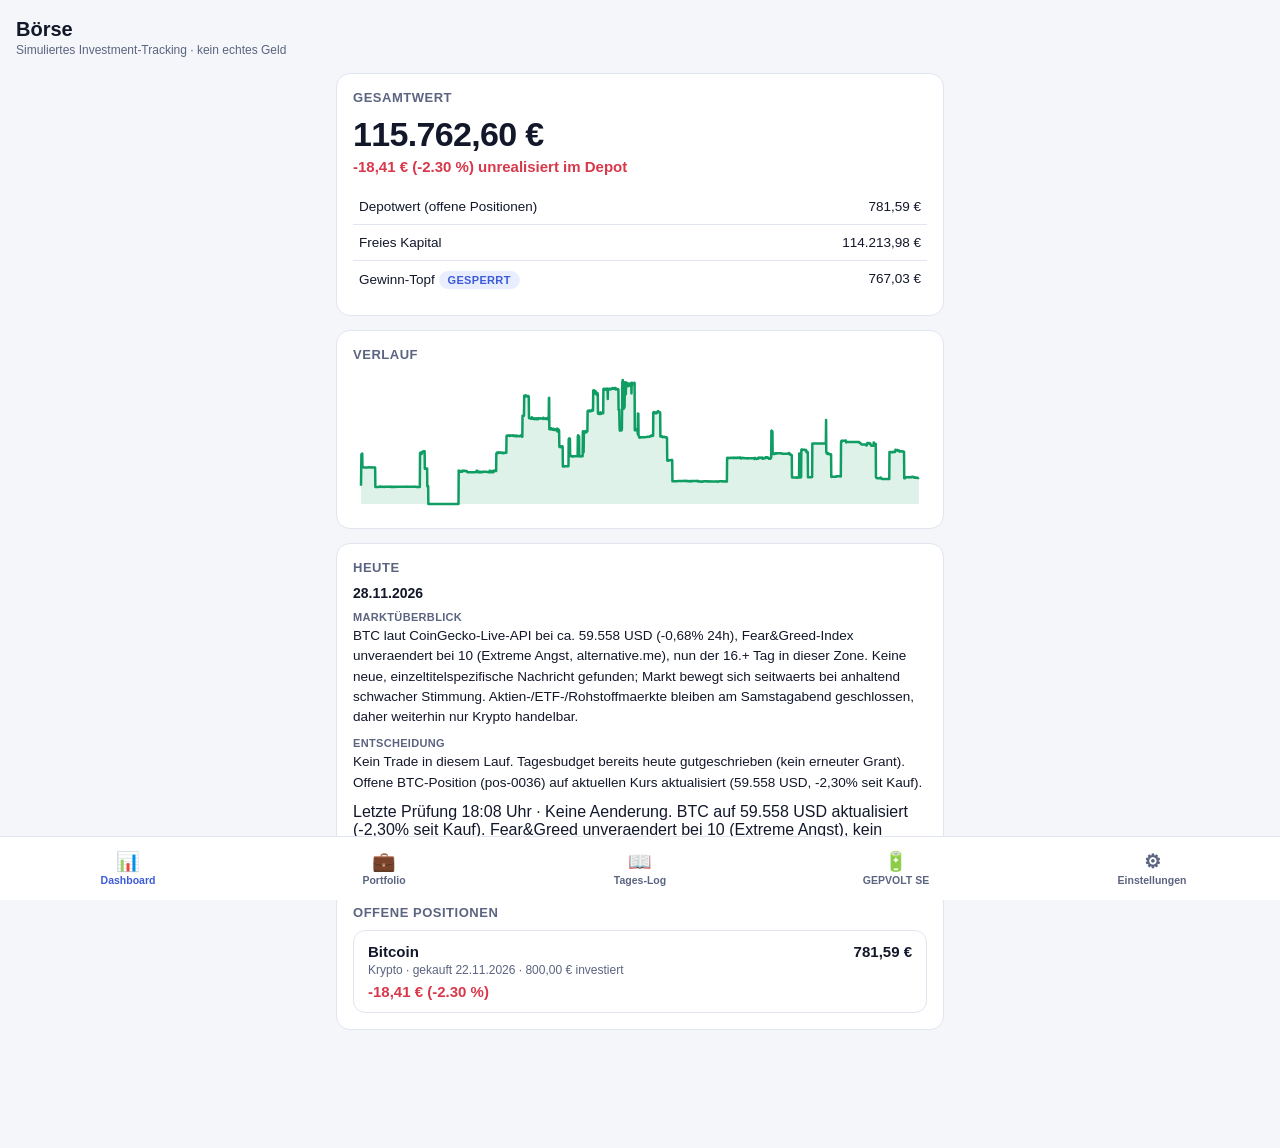
<file: index.html>
<!DOCTYPE html>
<html lang="de">
<head>
<meta charset="UTF-8">
<meta name="viewport" content="width=device-width, initial-scale=1, viewport-fit=cover">
<title>Börse – Dashboard</title>
<link rel="manifest" href="manifest.json">
<meta name="theme-color" content="#0f1420">
<link rel="apple-touch-icon" href="icons/icon-192.png">
<link rel="stylesheet" href="css/style.css">
</head>
<body>
<header class="topbar">
  <div>
    <h1>Börse</h1>
    <div class="subtitle">Simuliertes Investment-Tracking · kein echtes Geld</div>
  </div>
</header>
<main>
  <div class="card">
    <h2>Gesamtwert</h2>
    <div class="big-number" id="totalValue">–</div>
    <div class="delta" id="totalDelta"></div>
    <table style="margin-top:14px;">
      <tr><td>Depotwert (offene Positionen)</td><td style="text-align:right;" id="capDepot">–</td></tr>
      <tr><td>Freies Kapital</td><td style="text-align:right;" id="capFree">–</td></tr>
      <tr><td>Gewinn-Topf <span class="pill info">gesperrt</span></td><td style="text-align:right;" id="capProfit">–</td></tr>
    </table>
  </div>

  <div class="card">
    <h2>Verlauf</h2>
    <canvas id="chart"></canvas>
  </div>

  <div class="card">
    <h2>Heute</h2>
    <div id="todaySummary" class="empty-state">Lädt …</div>
  </div>

  <div class="card">
    <h2>Offene Positionen</h2>
    <div id="openPositions" class="pos-list"></div>
  </div>
</main>
<script src="js/common.js?v=3"></script>
<script>
(async function () {
  try {
    const [positions, log, capital] = await Promise.all([
      loadJSON(DATA_PATHS.portfolio),
      loadJSON(DATA_PATHS.log),
      loadJSON(DATA_PATHS.capital),
    ]);

    const totals = computePortfolioTotals(positions);
    const cap = computeCapital(positions, capital);

    document.getElementById("totalValue").textContent = fmtEur(cap.total);
    document.getElementById("capDepot").textContent = fmtEur(cap.depot);
    document.getElementById("capFree").textContent = fmtEur(cap.freeCash);
    document.getElementById("capProfit").textContent = fmtEur(cap.profitPot);

    const deltaEl = document.getElementById("totalDelta");
    deltaEl.textContent = `${fmtEur(totals.profitLoss)} (${fmtPct(totals.profitLossPct)}) unrealisiert im Depot`;
    deltaEl.className = "delta " + deltaClass(totals.profitLoss);

    const sortedLog = [...log].sort((a, b) => a.date.localeCompare(b.date));
    drawLineChart(document.getElementById("chart"), buildChartSeries(log, cap.total));

    const todayIso = new Date().toISOString().slice(0, 10);
    const todayEntry = log.find(e => e.date === todayIso) || sortedLog[sortedLog.length - 1];
    const todayEl = document.getElementById("todaySummary");
    const updates = todayEntry && Array.isArray(todayEntry.updates) ? todayEntry.updates : [];
    const lastUpdate = updates.length ? updates[updates.length - 1] : null;
    if (todayEntry) {
      todayEl.className = "";
      todayEl.innerHTML = `
        <div class="log-entry" style="margin:0;padding:0;border:none;background:none;">
          <div class="date">${fmtDate(todayEntry.date)}</div>
          <div class="section-label">Marktüberblick</div>
          <p>${todayEntry.marketOverview}</p>
          <div class="section-label">Entscheidung</div>
          <p>${todayEntry.decision}</p>
          ${lastUpdate ? `<div class="meta" style="margin-top:10px;">Letzte Prüfung ${lastUpdate.time} Uhr · ${lastUpdate.note}</div>` : ""}
        </div>`;
    } else {
      todayEl.textContent = "Noch kein Eintrag für heute. Die stündliche Marktprüfung legt ihn an.";
    }

    const openEl = document.getElementById("openPositions");
    if (totals.open.length === 0) {
      openEl.innerHTML = '<div class="empty-state">Keine offenen Positionen.</div>';
    } else {
      openEl.innerHTML = totals.open.map(p => {
        const pl = p.profitLoss ?? 0;
        const isDemo = p.ticker === "DEMO";
        return `
        <div class="pos-item">
          <div class="row1">
            <span class="name">${p.asset} ${isDemo ? '<span class="pill demo">Demo</span>' : ""}</span>
            <span class="amount">${fmtEur(p.currentValue ?? p.amount)}</span>
          </div>
          <div class="meta">${p.assetClass} · gekauft ${fmtDate(p.date)} · ${fmtEur(p.amount)} investiert</div>
          <div class="delta ${deltaClass(pl)}" style="margin-top:6px;">${fmtEur(pl)} (${fmtPct(p.profitLossPct ?? 0)})</div>
        </div>`;
      }).join("");
    }
  } catch (e) {
    document.querySelector("main").innerHTML = `<div class="card"><div class="empty-state">Fehler beim Laden der Daten: ${e.message}</div></div>`;
  }
})();
renderBottomNav("dashboard");
registerServiceWorker();
</script>
</body>
</html>
</file>
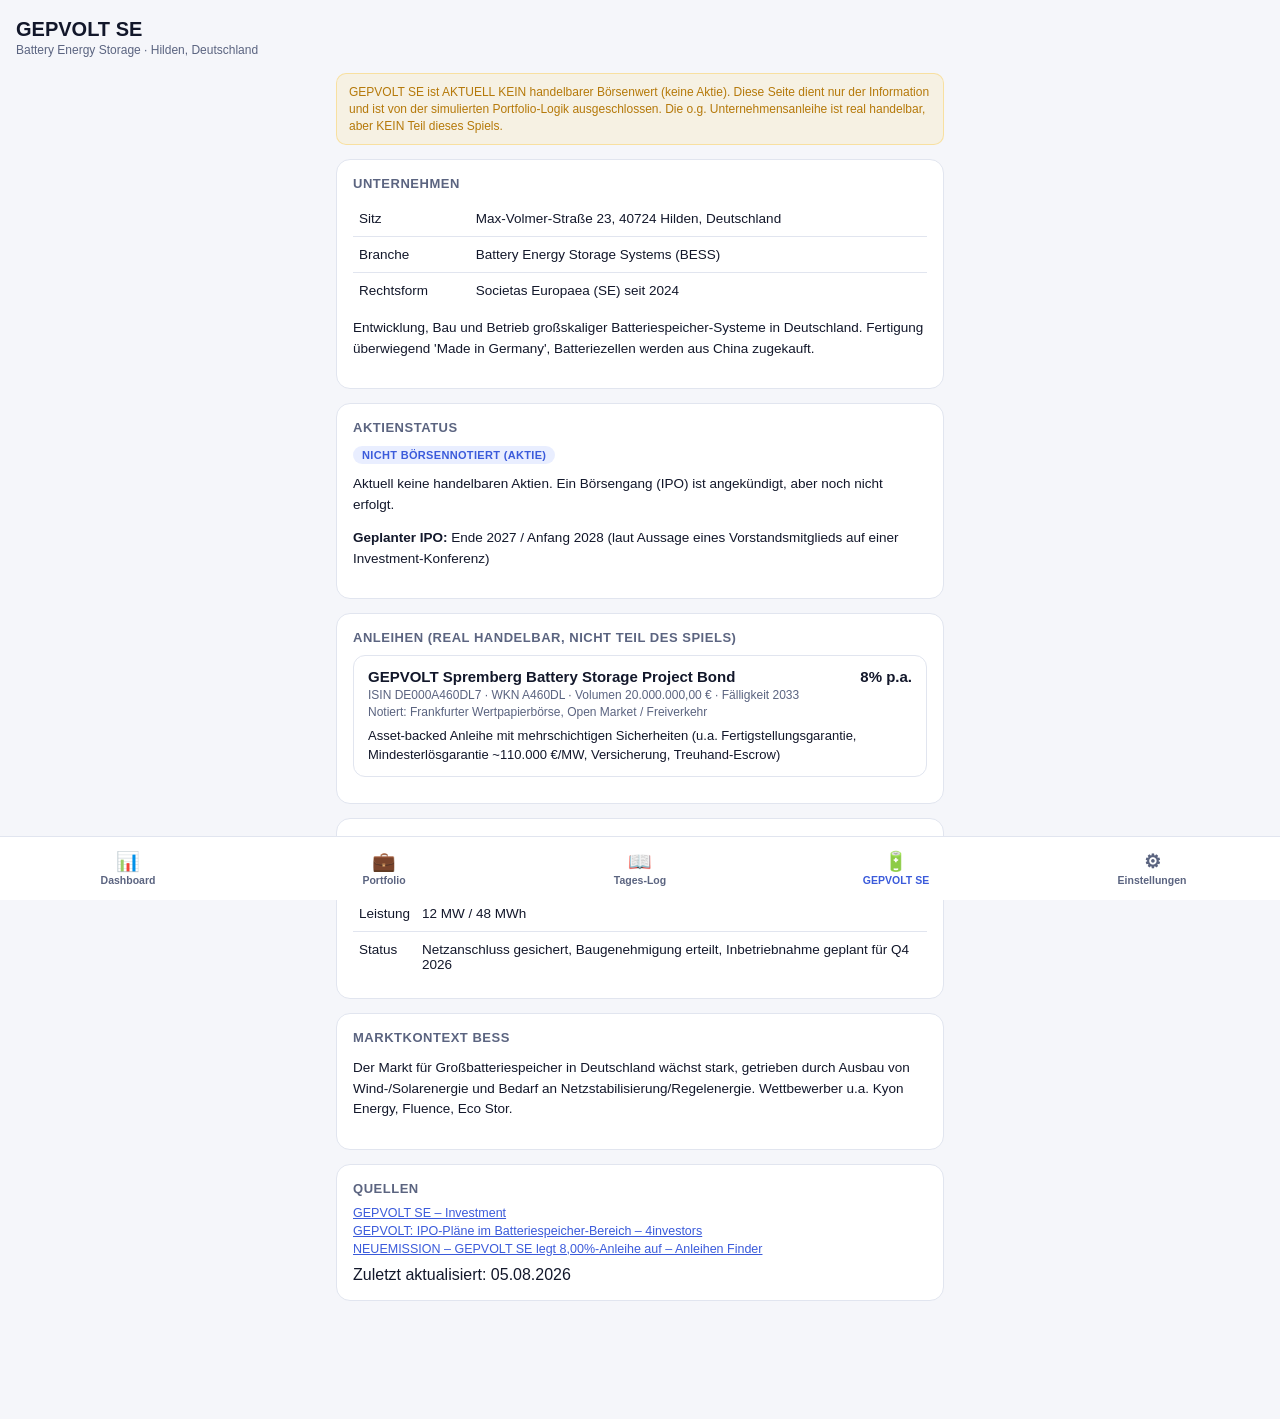
<file: gepvolt.html>
<!DOCTYPE html>
<html lang="de">
<head>
<meta charset="UTF-8">
<meta name="viewport" content="width=device-width, initial-scale=1, viewport-fit=cover">
<title>Börse – GEPVOLT SE</title>
<link rel="manifest" href="manifest.json">
<meta name="theme-color" content="#0f1420">
<link rel="stylesheet" href="css/style.css">
</head>
<body>
<header class="topbar">
  <div>
    <h1>GEPVOLT SE</h1>
    <div class="subtitle">Battery Energy Storage · Hilden, Deutschland</div>
  </div>
</header>
<main>
  <div id="statusBanner"></div>

  <div class="card">
    <h2>Unternehmen</h2>
    <div id="companyInfo"></div>
  </div>

  <div class="card">
    <h2>Aktienstatus</h2>
    <div id="equityStatus"></div>
  </div>

  <div class="card">
    <h2>Anleihen (real handelbar, nicht Teil des Spiels)</h2>
    <div id="bonds"></div>
  </div>

  <div class="card">
    <h2>Flaggschiff-Projekt</h2>
    <div id="project"></div>
  </div>

  <div class="card">
    <h2>Marktkontext BESS</h2>
    <div id="marketContext"></div>
  </div>

  <div class="card">
    <h2>Quellen</h2>
    <div id="sources" class="source-list"></div>
  </div>
</main>
<script src="js/common.js?v=3"></script>
<script>
(async function () {
  try {
    const g = await loadJSON(DATA_PATHS.gepvolt);

    document.getElementById("statusBanner").innerHTML = `
      <div class="disclaimer-banner">
        ${g.disclaimer}
      </div>`;

    document.getElementById("companyInfo").innerHTML = `
      <table>
        <tr><td>Sitz</td><td>${g.companyInfo.headquarters}</td></tr>
        <tr><td>Branche</td><td>${g.companyInfo.sector}</td></tr>
        <tr><td>Rechtsform</td><td>${g.companyInfo.legalForm}</td></tr>
      </table>
      <p style="font-size:13.5px; margin-top:10px; line-height:1.5;">${g.companyInfo.businessModel}</p>`;

    document.getElementById("equityStatus").innerHTML = `
      <span class="pill ${g.isPubliclyTradedEquity ? "gain" : "info"}">${g.isPubliclyTradedEquity ? "Börsennotiert" : "Nicht börsennotiert (Aktie)"}</span>
      <p style="font-size:13.5px; margin-top:10px; line-height:1.5;">${g.equityStatus.note}</p>
      ${g.equityStatus.ipoPlanned ? `<p style="font-size:13.5px; line-height:1.5;"><strong>Geplanter IPO:</strong> ${g.equityStatus.ipoTimeframe}</p>` : ""}`;

    document.getElementById("bonds").innerHTML = g.bonds.map(b => `
      <div class="pos-item" style="margin-bottom:10px;">
        <div class="row1"><span class="name">${b.name}</span><span class="amount">${b.couponPct}% p.a.</span></div>
        <div class="meta">ISIN ${b.isin} · WKN ${b.wkn} · Volumen ${fmtEur(b.volumeEur)} · Fälligkeit ${b.maturityYear}</div>
        <div class="meta">Notiert: ${b.listing}</div>
        <div class="reasoning">${b.type}</div>
      </div>`).join("");

    document.getElementById("project").innerHTML = `
      <table>
        <tr><td>Projekt</td><td>${g.flagshipProject.name}</td></tr>
        <tr><td>Leistung</td><td>${g.flagshipProject.powerMw} MW / ${g.flagshipProject.capacityMwh} MWh</td></tr>
        <tr><td>Status</td><td>${g.flagshipProject.status}</td></tr>
      </table>`;

    document.getElementById("marketContext").innerHTML = `
      <p style="font-size:13.5px; line-height:1.5;">${g.marketContext.note}</p>`;

    document.getElementById("sources").innerHTML = g.sources.map(s =>
      `<a class="source-link" href="${s.url}" target="_blank" rel="noopener">${s.title}</a>`
    ).join("") + `<div class="meta" style="margin-top:6px;">Zuletzt aktualisiert: ${fmtDate(g.lastUpdated)}</div>`;
  } catch (e) {
    document.querySelector("main").innerHTML = `<div class="card"><div class="empty-state">Fehler beim Laden: ${e.message}</div></div>`;
  }
})();
renderBottomNav("gepvolt");
</script>
</body>
</html>
</file>
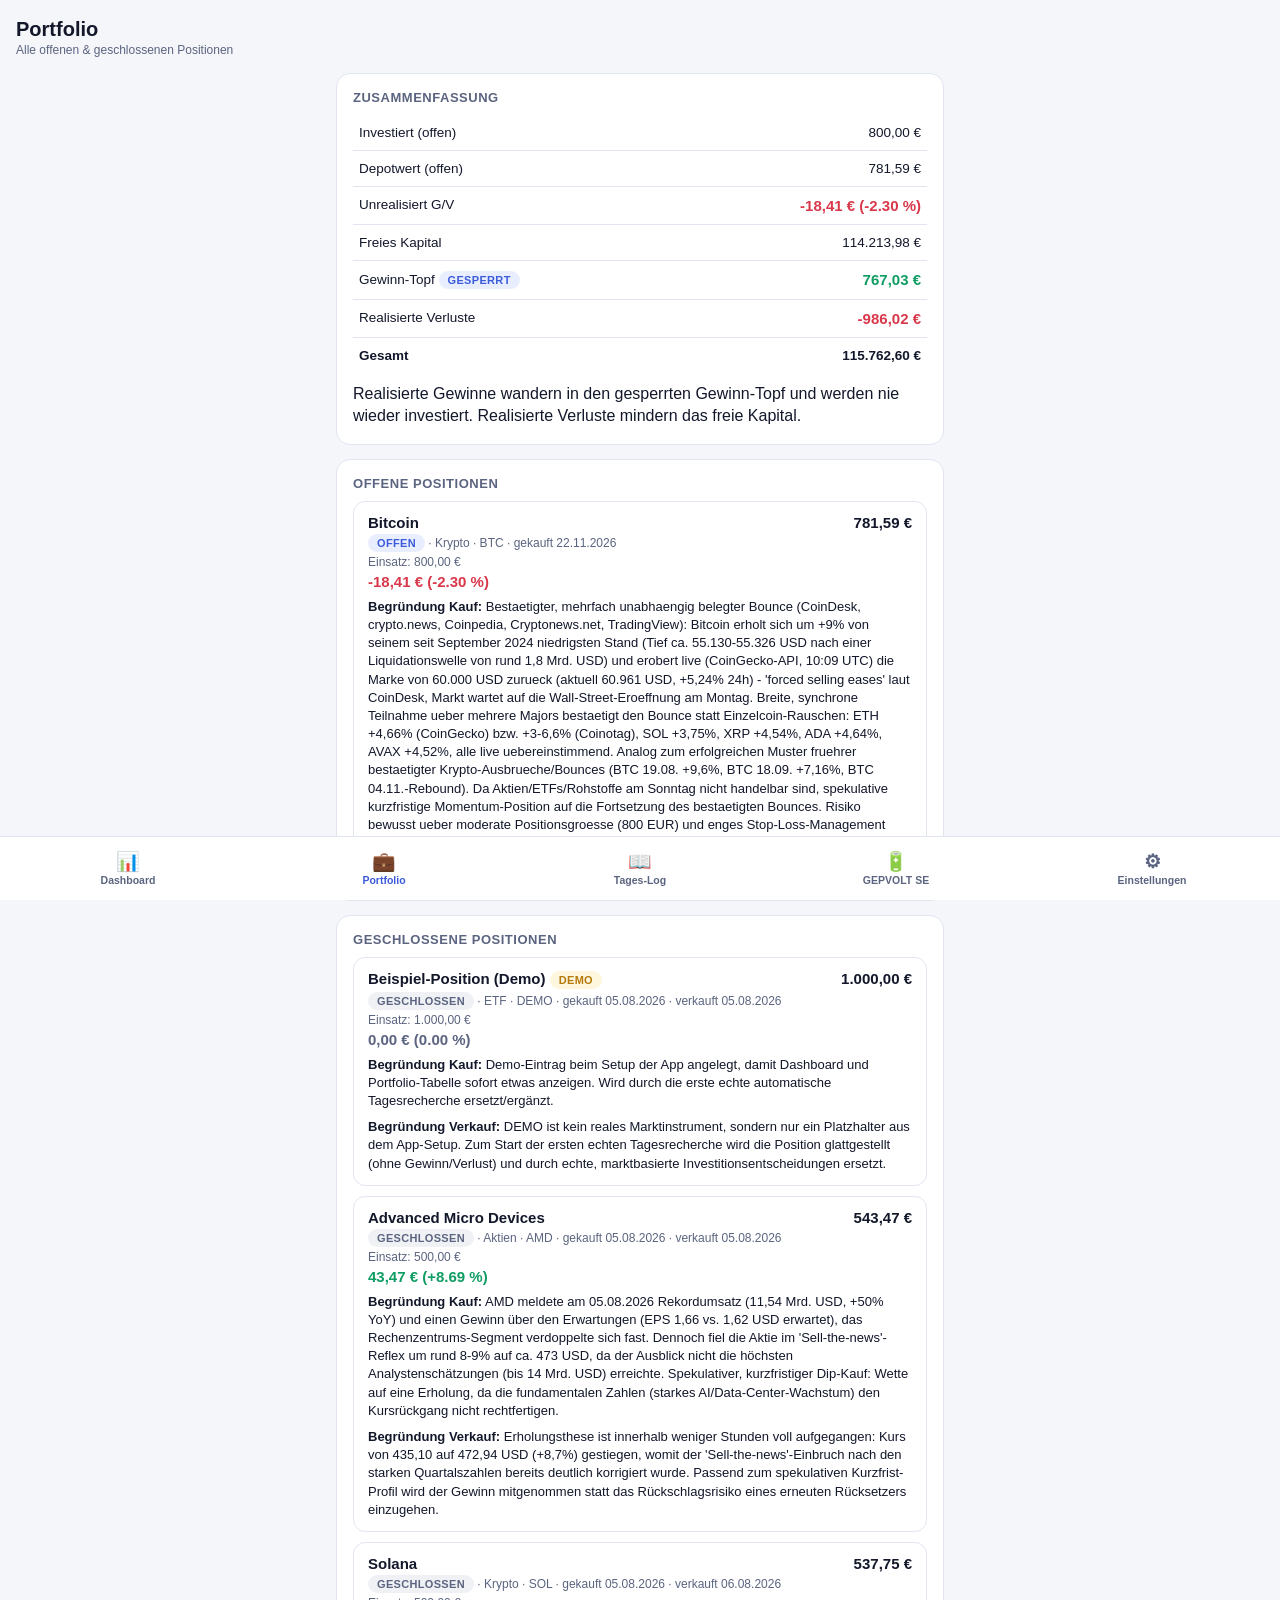
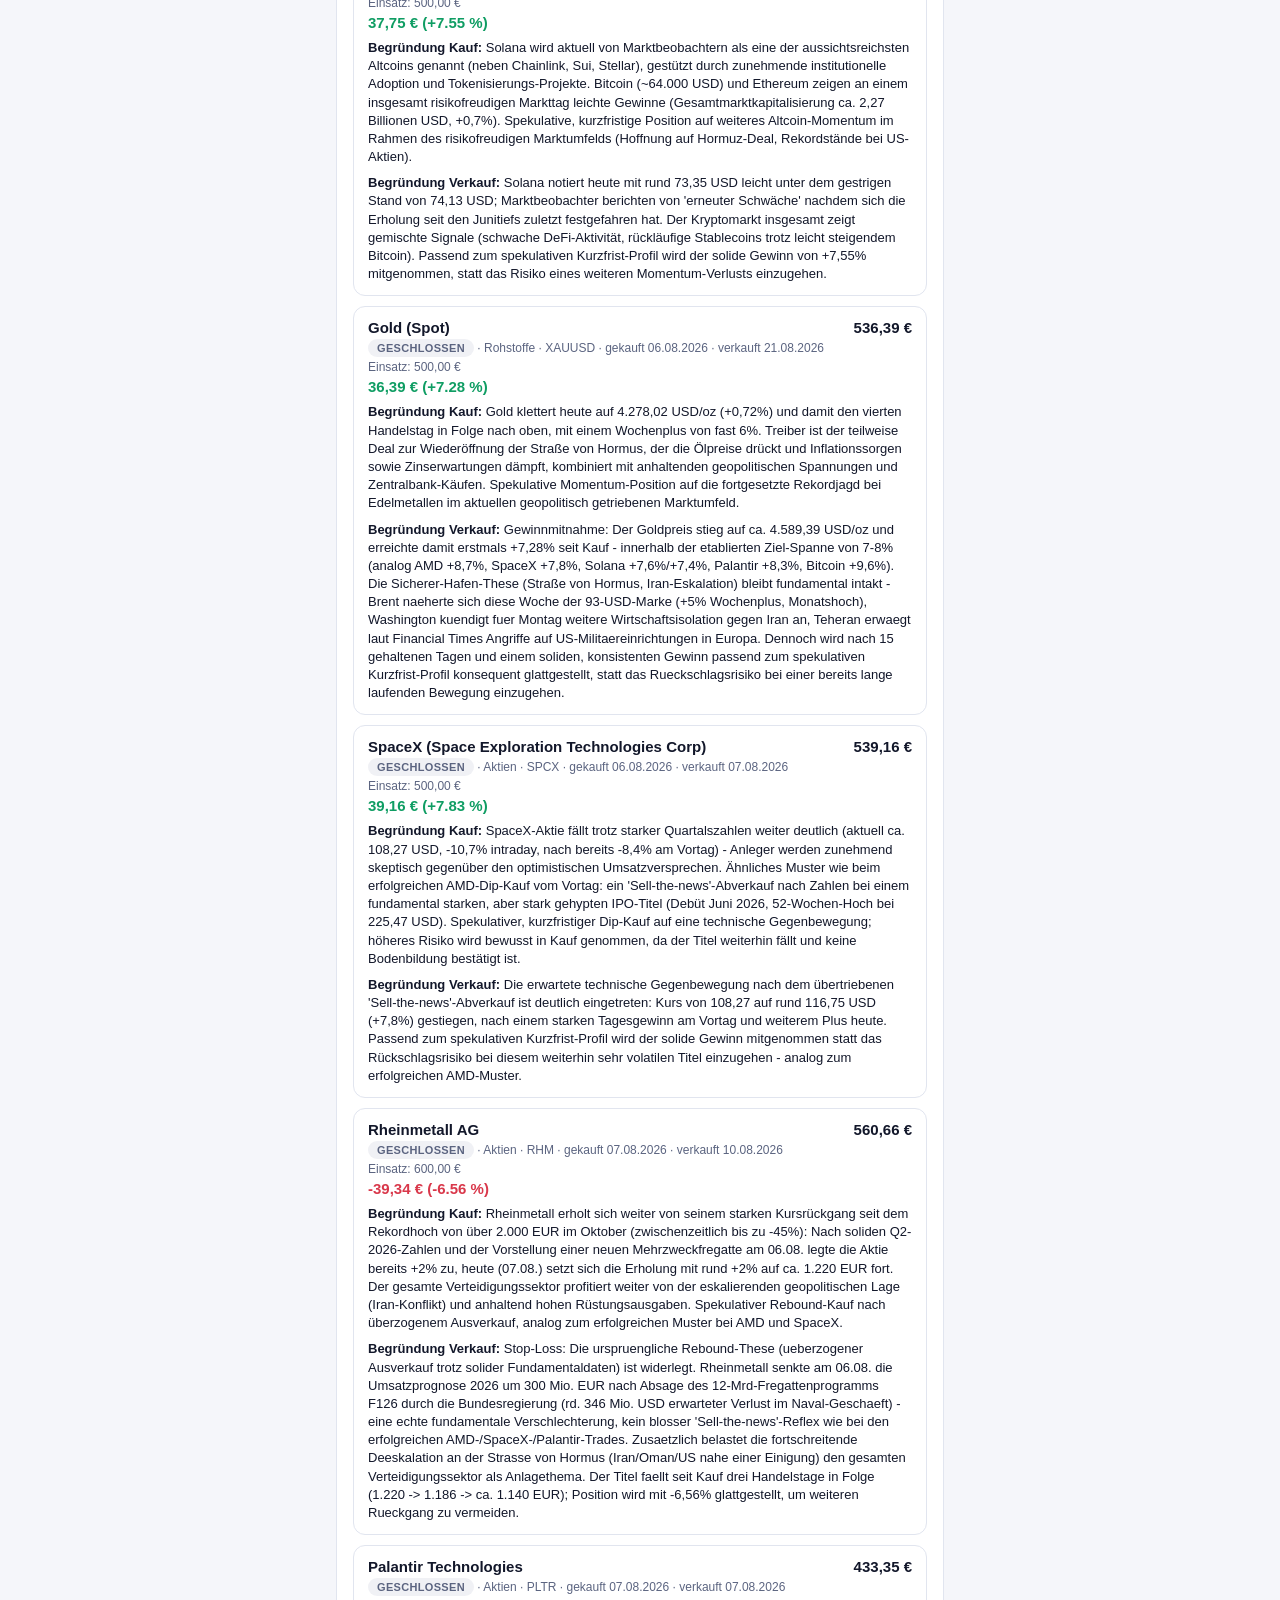
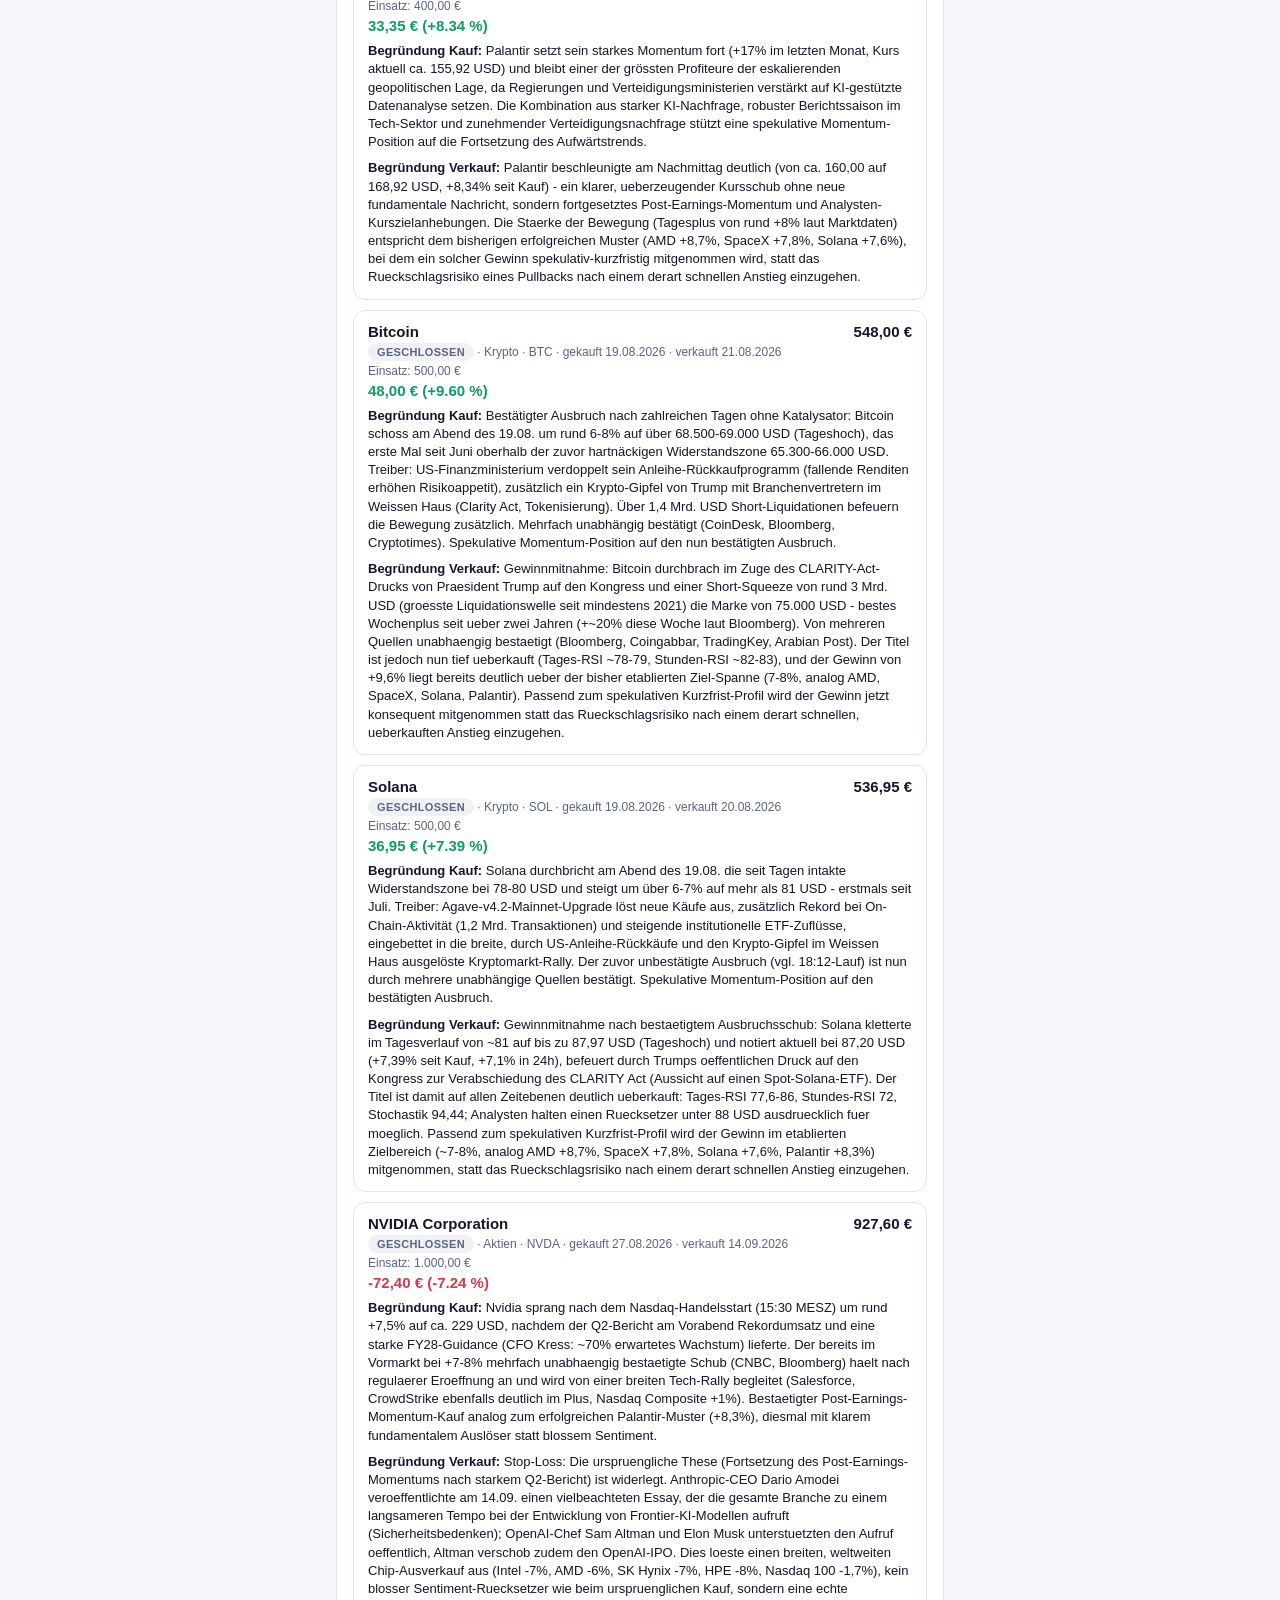
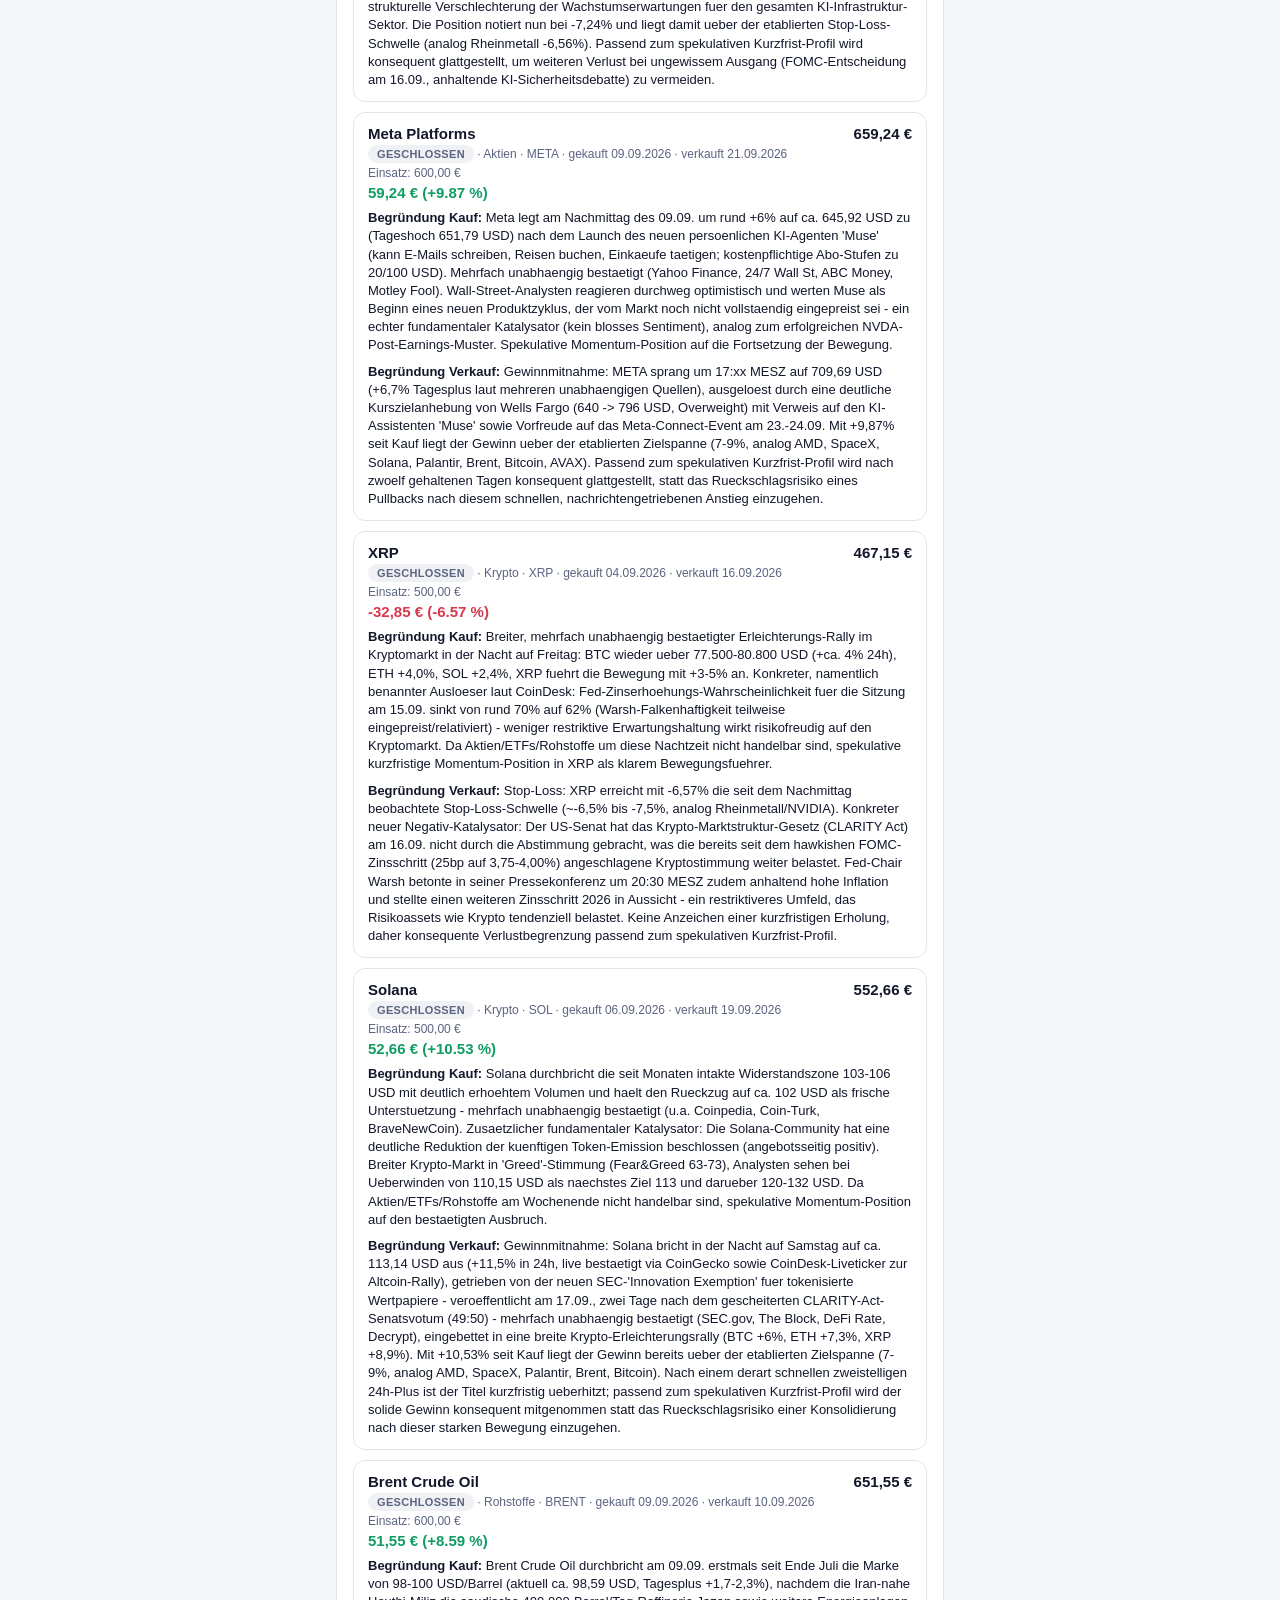
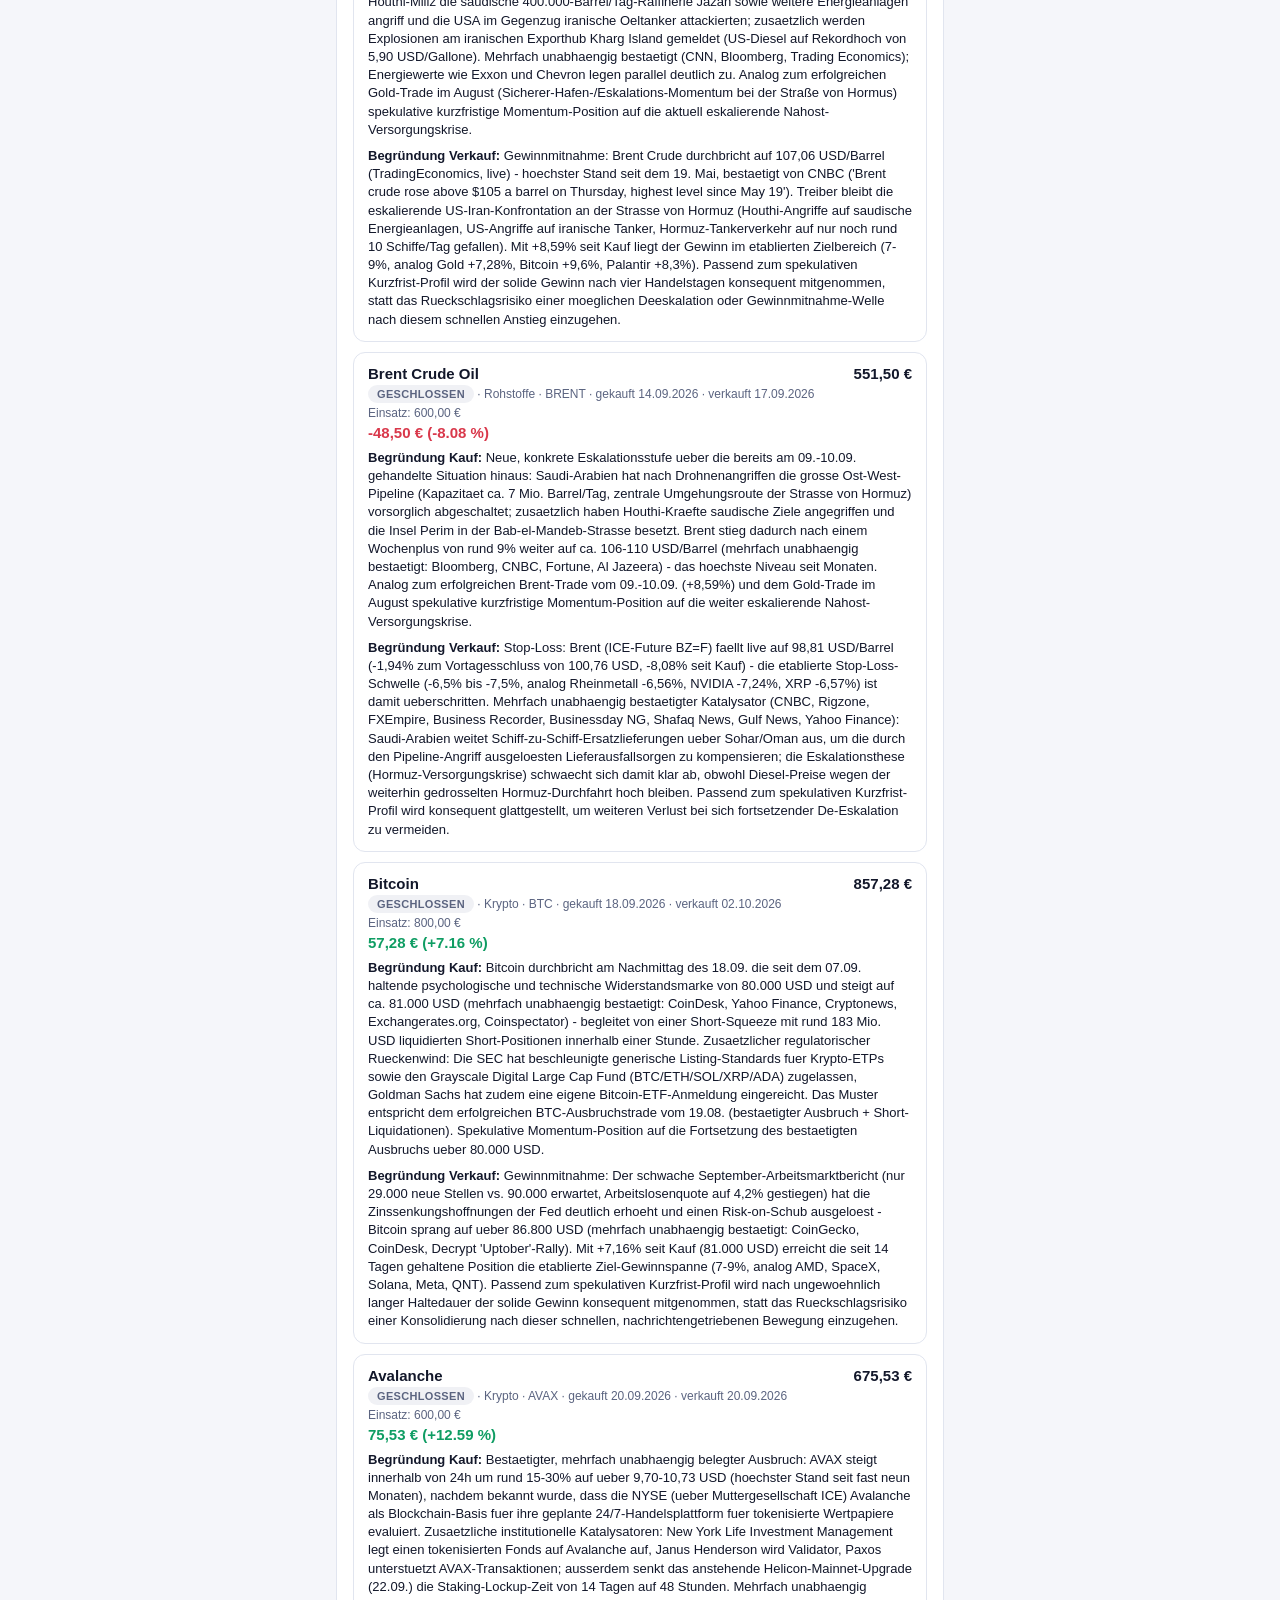
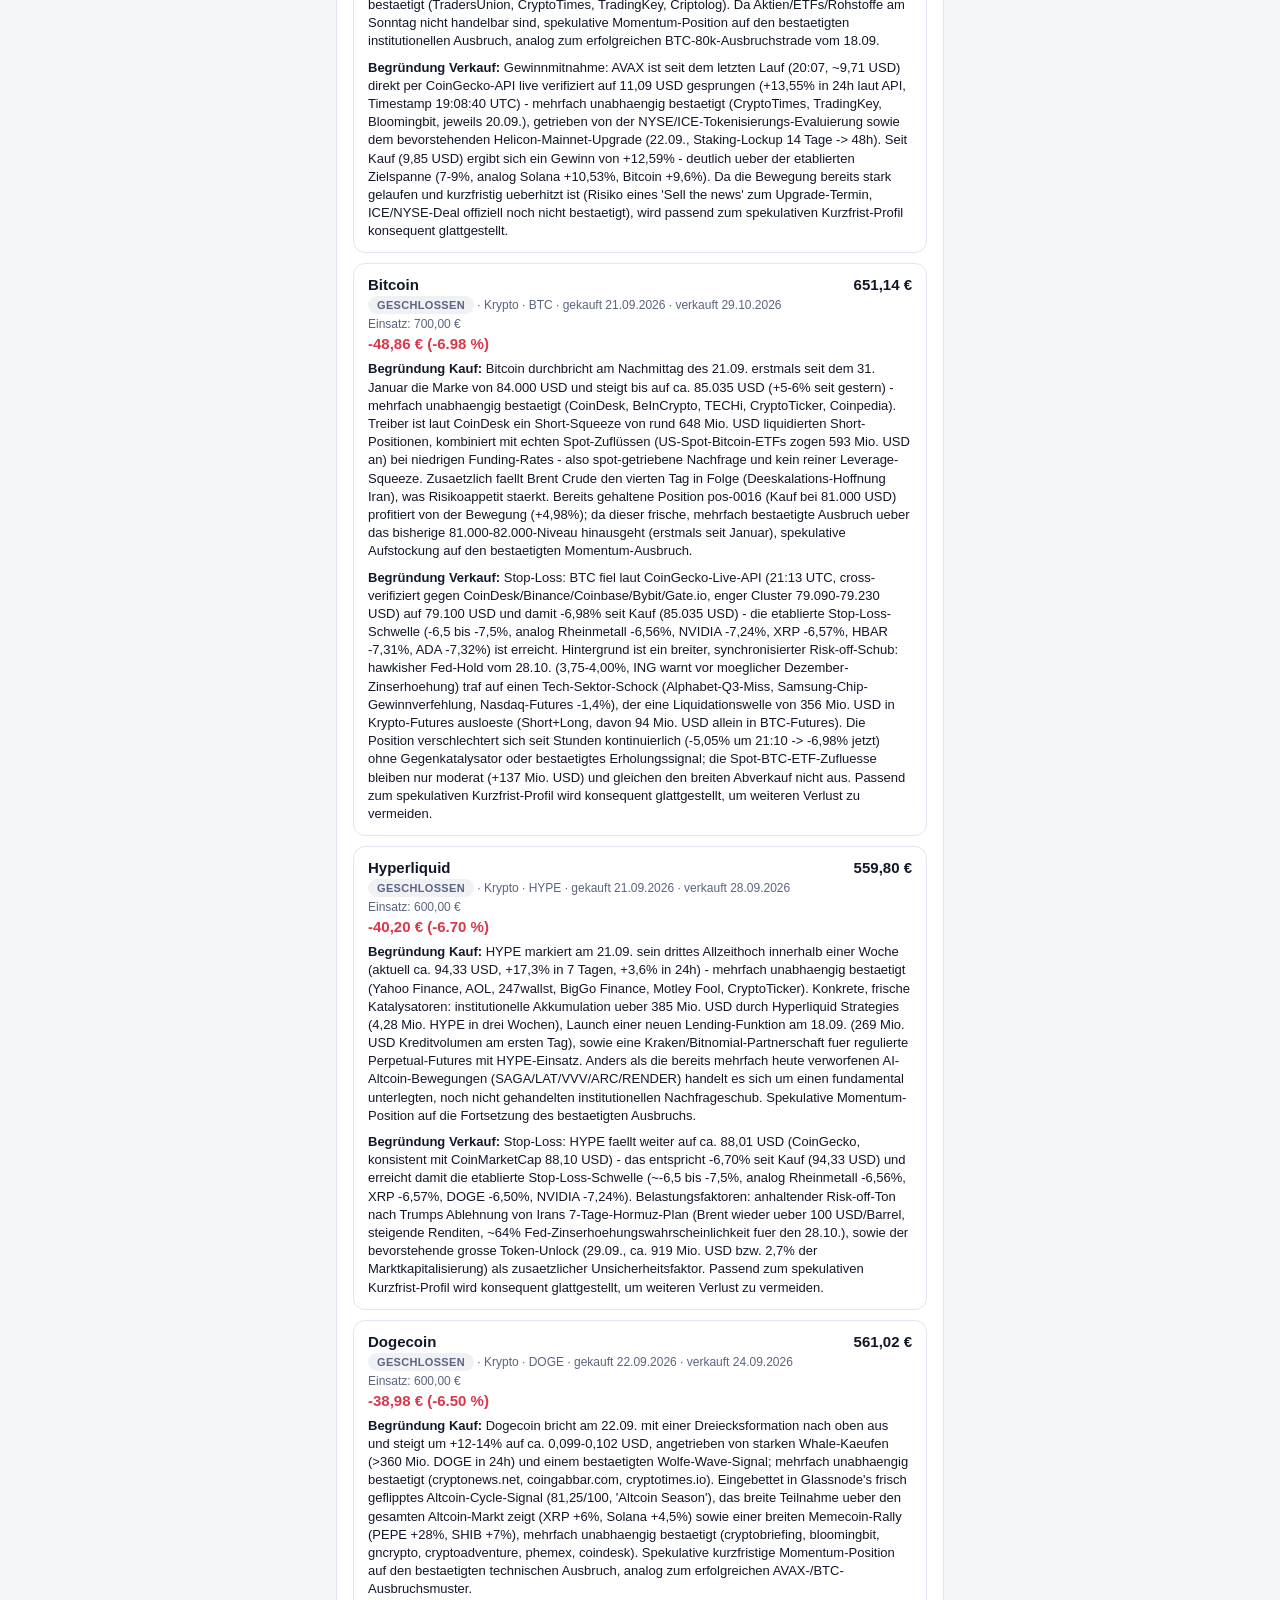
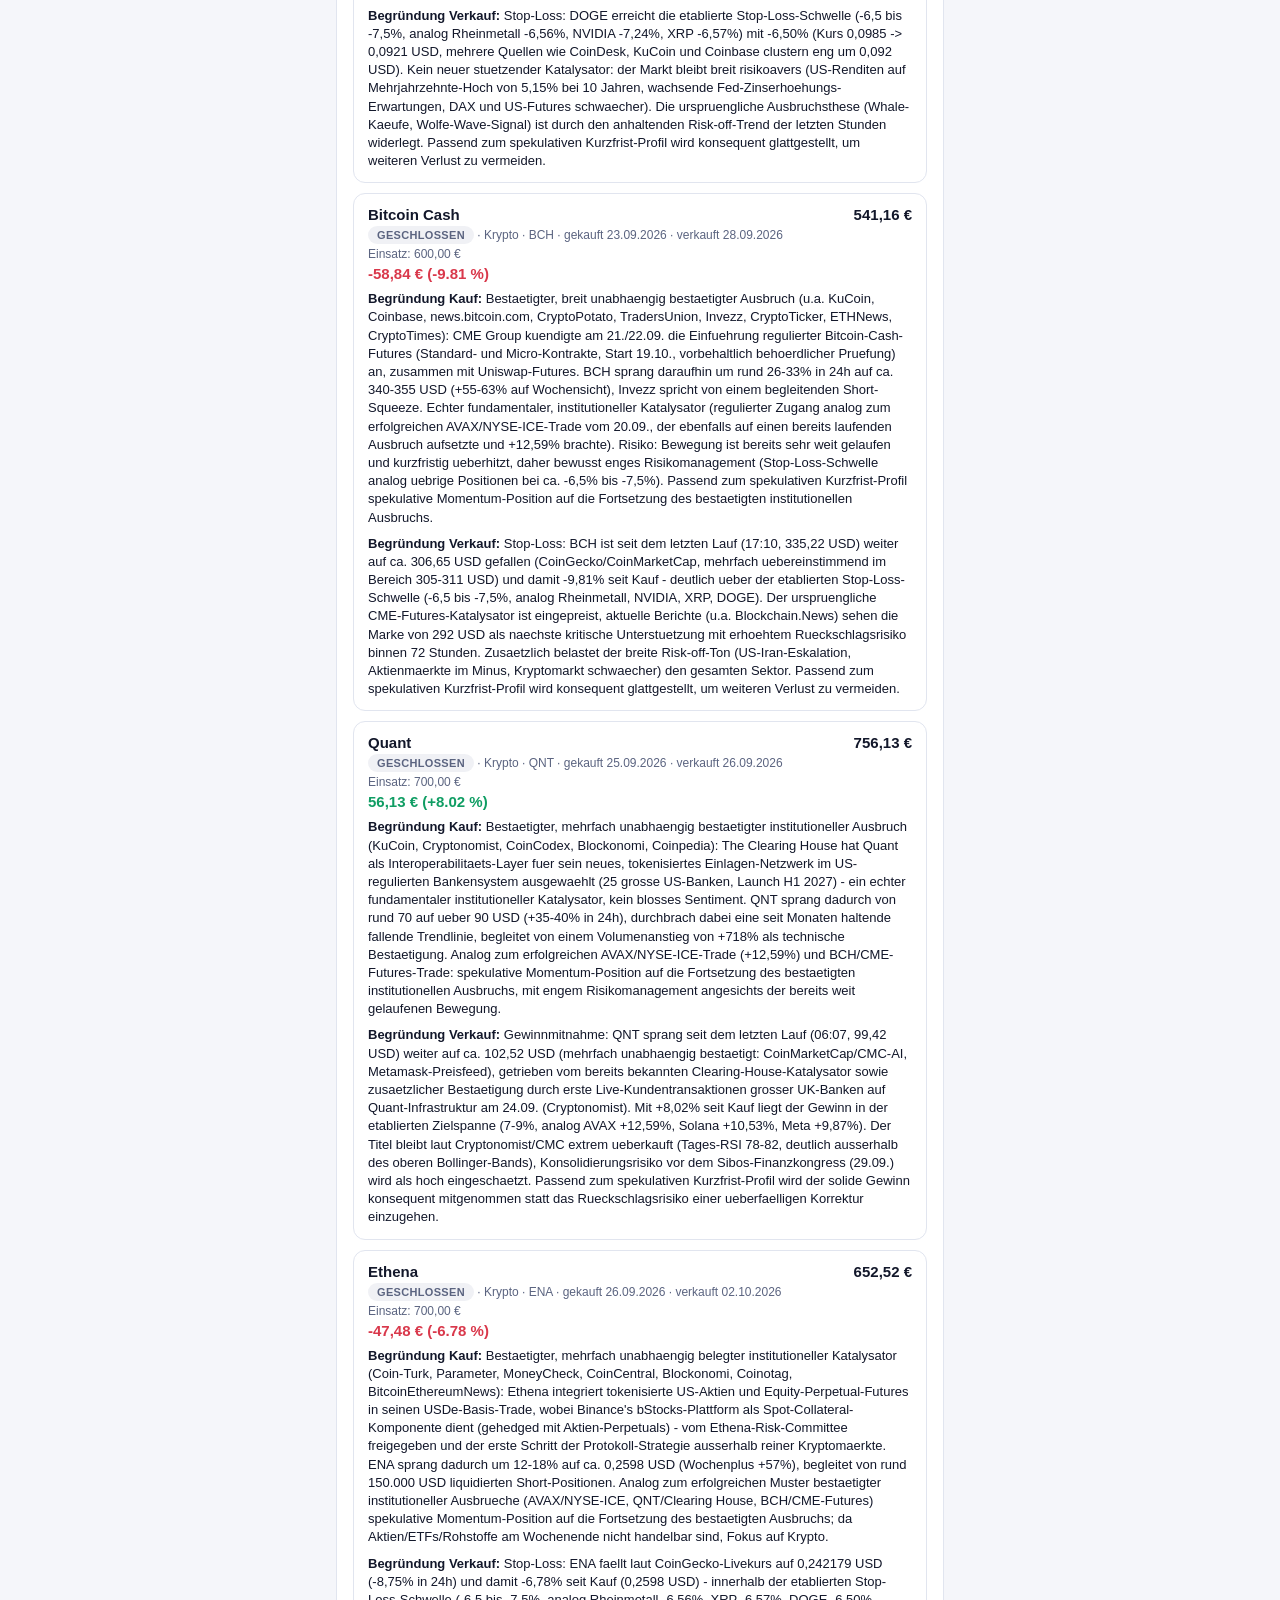
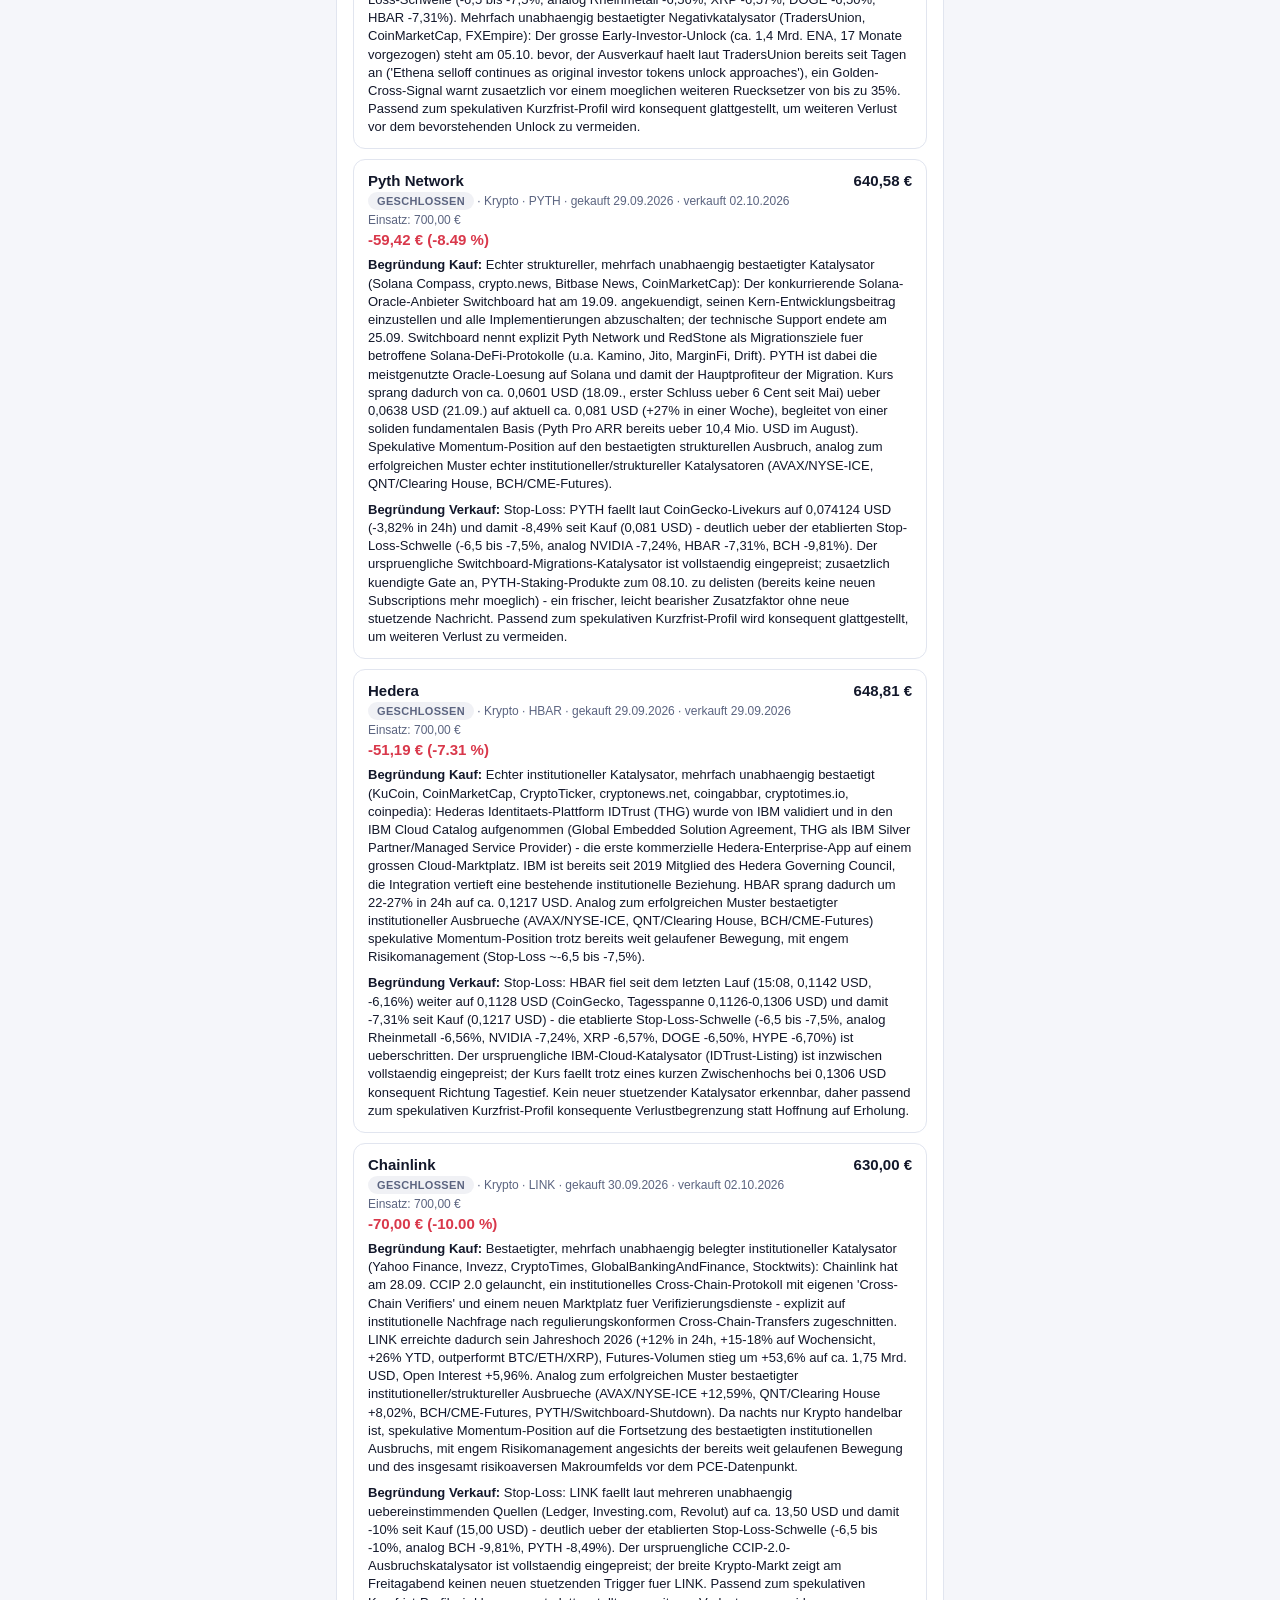
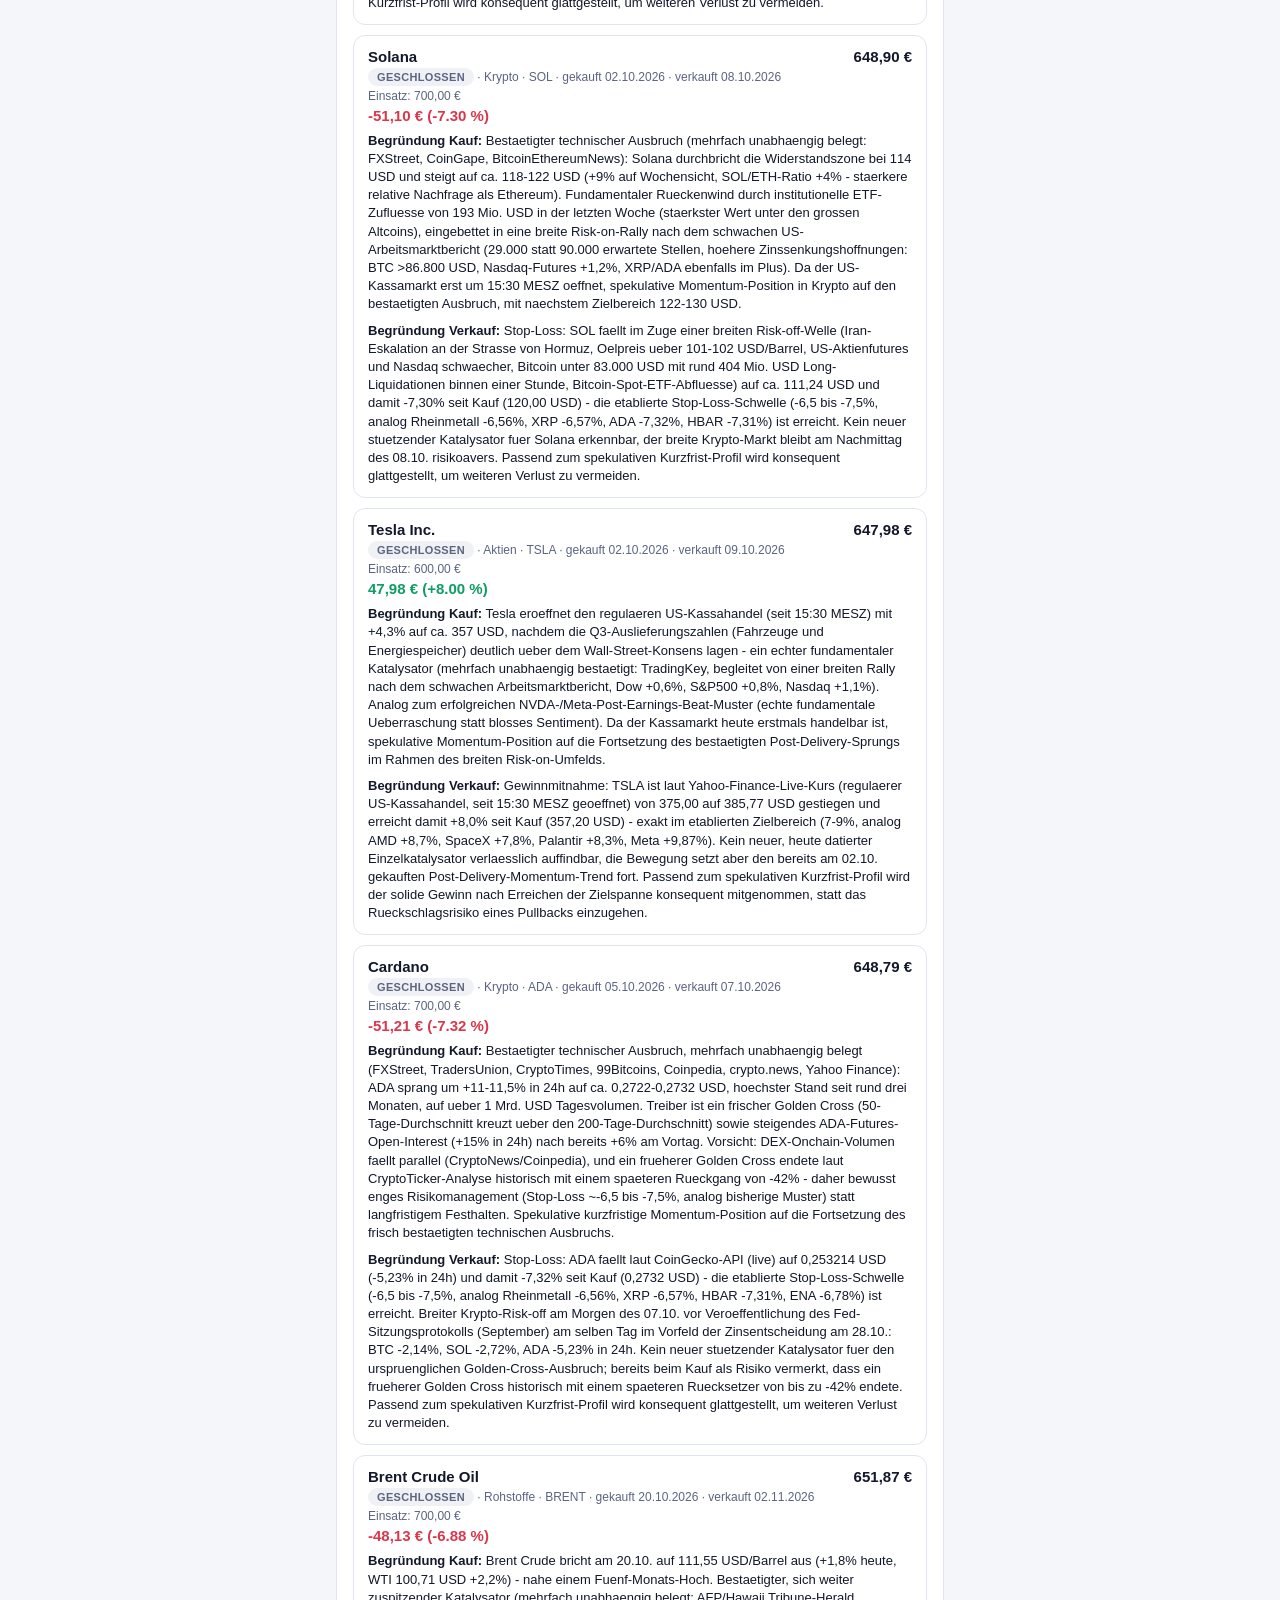
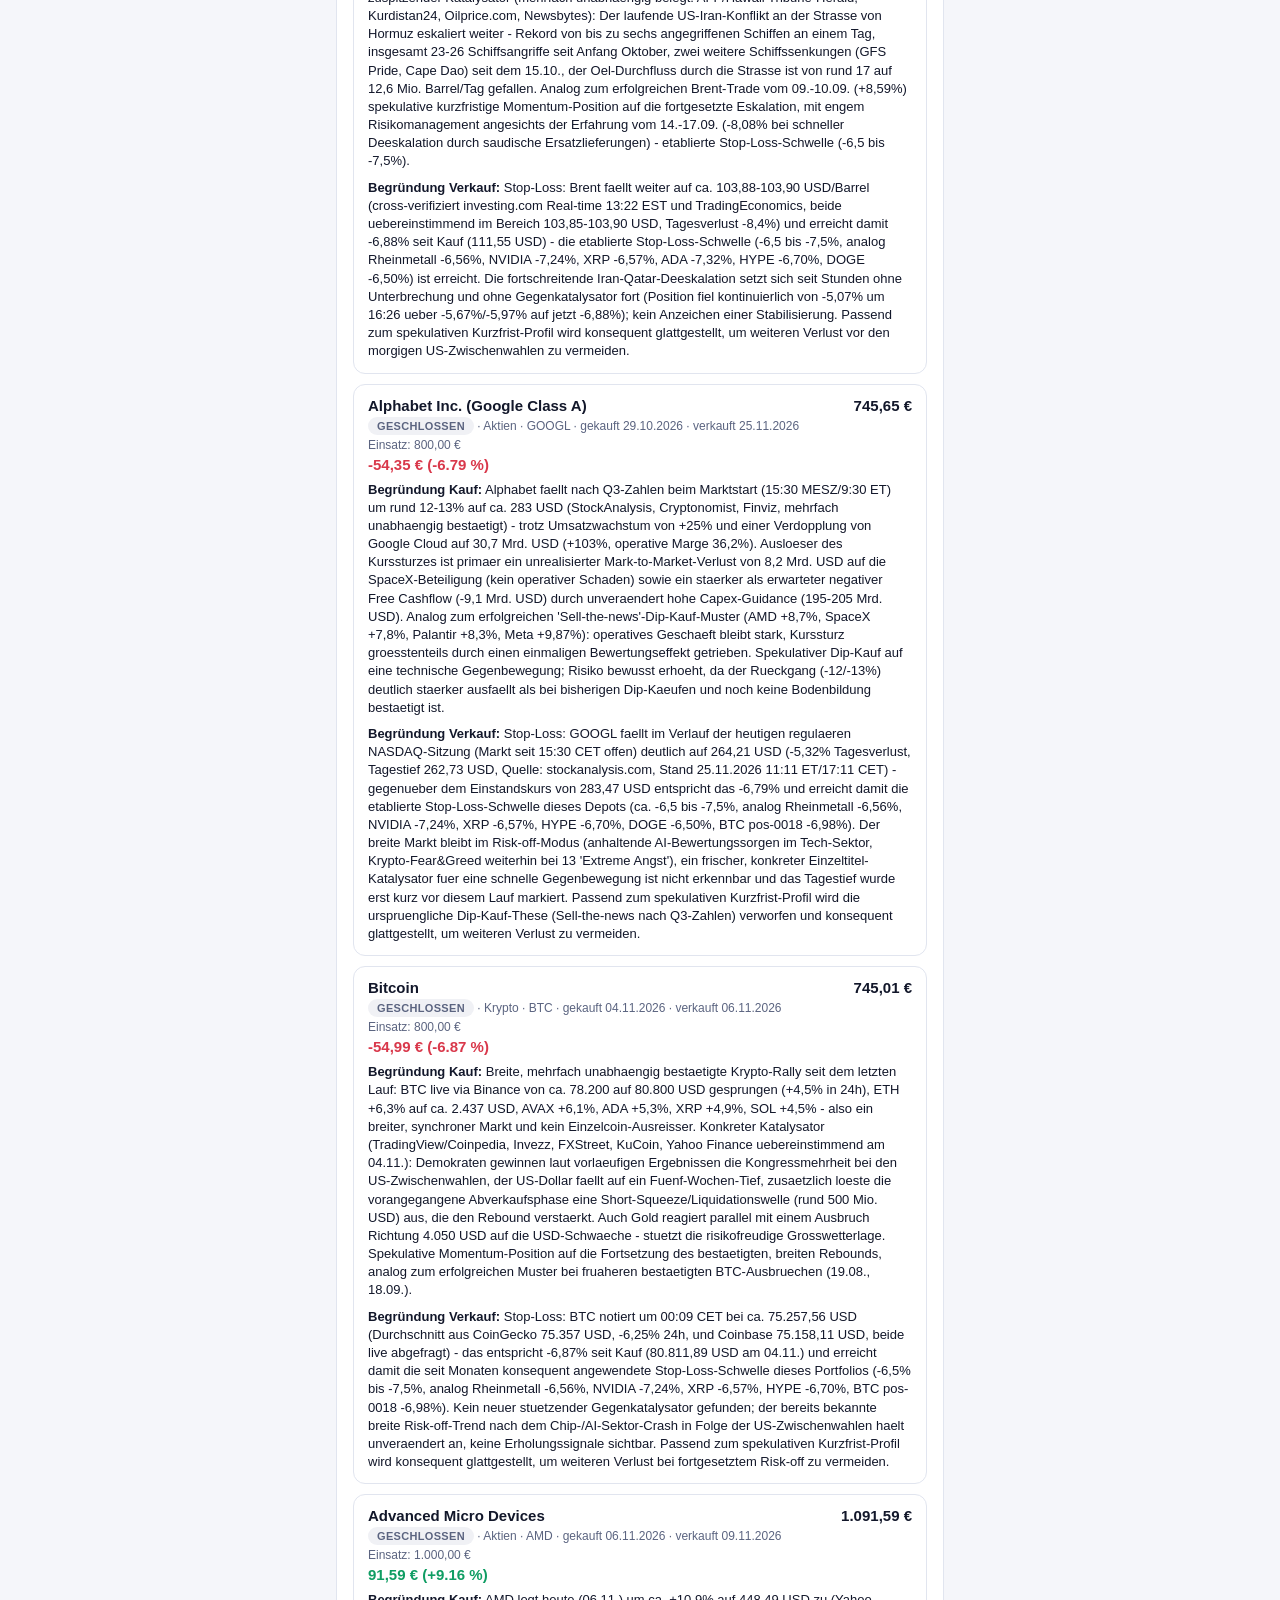
<file: portfolio.html>
<!DOCTYPE html>
<html lang="de">
<head>
<meta charset="UTF-8">
<meta name="viewport" content="width=device-width, initial-scale=1, viewport-fit=cover">
<title>Börse – Portfolio</title>
<link rel="manifest" href="manifest.json">
<meta name="theme-color" content="#0f1420">
<link rel="stylesheet" href="css/style.css">
</head>
<body>
<header class="topbar">
  <div>
    <h1>Portfolio</h1>
    <div class="subtitle">Alle offenen &amp; geschlossenen Positionen</div>
  </div>
</header>
<main>
  <div class="card">
    <h2>Zusammenfassung</h2>
    <div id="summary"></div>
  </div>

  <div class="card">
    <h2>Offene Positionen</h2>
    <div id="open" class="pos-list"></div>
  </div>

  <div class="card">
    <h2>Geschlossene Positionen</h2>
    <div id="closed" class="pos-list"></div>
  </div>
</main>
<script src="js/common.js?v=3"></script>
<script>
(async function () {
  try {
    const [positions, capital] = await Promise.all([
      loadJSON(DATA_PATHS.portfolio),
      loadJSON(DATA_PATHS.capital),
    ]);
    const totals = computePortfolioTotals(positions);
    const cap = computeCapital(positions, capital);

    document.getElementById("summary").innerHTML = `
      <table>
        <tr><td>Investiert (offen)</td><td style="text-align:right;">${fmtEur(totals.invested)}</td></tr>
        <tr><td>Depotwert (offen)</td><td style="text-align:right;">${fmtEur(cap.depot)}</td></tr>
        <tr><td>Unrealisiert G/V</td><td style="text-align:right;" class="delta ${deltaClass(totals.profitLoss)}">${fmtEur(totals.profitLoss)} (${fmtPct(totals.profitLossPct)})</td></tr>
        <tr><td>Freies Kapital</td><td style="text-align:right;">${fmtEur(cap.freeCash)}</td></tr>
        <tr><td>Gewinn-Topf <span class="pill info">gesperrt</span></td><td style="text-align:right;" class="delta ${deltaClass(cap.profitPot)}">${fmtEur(cap.profitPot)}</td></tr>
        <tr><td>Realisierte Verluste</td><td style="text-align:right;" class="delta ${deltaClass(cap.realizedLosses)}">${fmtEur(cap.realizedLosses)}</td></tr>
        <tr><td><strong>Gesamt</strong></td><td style="text-align:right;"><strong>${fmtEur(cap.total)}</strong></td></tr>
      </table>
      <div class="meta" style="margin-top:10px; line-height:1.4;">Realisierte Gewinne wandern in den gesperrten Gewinn-Topf und werden nie wieder investiert. Realisierte Verluste mindern das freie Kapital.</div>`;

    function renderPosition(p) {
      const pl = p.profitLoss ?? 0;
      const isDemo = p.ticker === "DEMO";
      const statusPill = p.status === "open"
        ? '<span class="pill open">Offen</span>'
        : '<span class="pill closed">Geschlossen</span>';
      return `
        <div class="pos-item">
          <div class="row1">
            <span class="name">${p.asset} ${isDemo ? '<span class="pill demo">Demo</span>' : ""}</span>
            <span class="amount">${fmtEur(p.currentValue ?? p.amount)}</span>
          </div>
          <div class="meta">
            ${statusPill} · ${p.assetClass} · ${p.ticker || "–"} · gekauft ${fmtDate(p.date)}${p.closedDate ? " · verkauft " + fmtDate(p.closedDate) : ""}
          </div>
          <div class="meta">Einsatz: ${fmtEur(p.amount)}</div>
          <div class="delta ${deltaClass(pl)}" style="margin-top:4px;">${fmtEur(pl)} (${fmtPct(p.profitLossPct ?? 0)})</div>
          <div class="reasoning"><strong>Begründung Kauf:</strong> ${p.reasoning}</div>
          ${p.closeReasoning ? `<div class="reasoning"><strong>Begründung Verkauf:</strong> ${p.closeReasoning}</div>` : ""}
        </div>`;
    }

    const openEl = document.getElementById("open");
    openEl.innerHTML = totals.open.length
      ? totals.open.map(renderPosition).join("")
      : '<div class="empty-state">Keine offenen Positionen.</div>';

    const closedEl = document.getElementById("closed");
    closedEl.innerHTML = totals.closed.length
      ? totals.closed.map(renderPosition).join("")
      : '<div class="empty-state">Noch keine geschlossenen Positionen.</div>';
  } catch (e) {
    document.querySelector("main").innerHTML = `<div class="card"><div class="empty-state">Fehler beim Laden: ${e.message}</div></div>`;
  }
})();
renderBottomNav("portfolio");
</script>
</body>
</html>
</file>
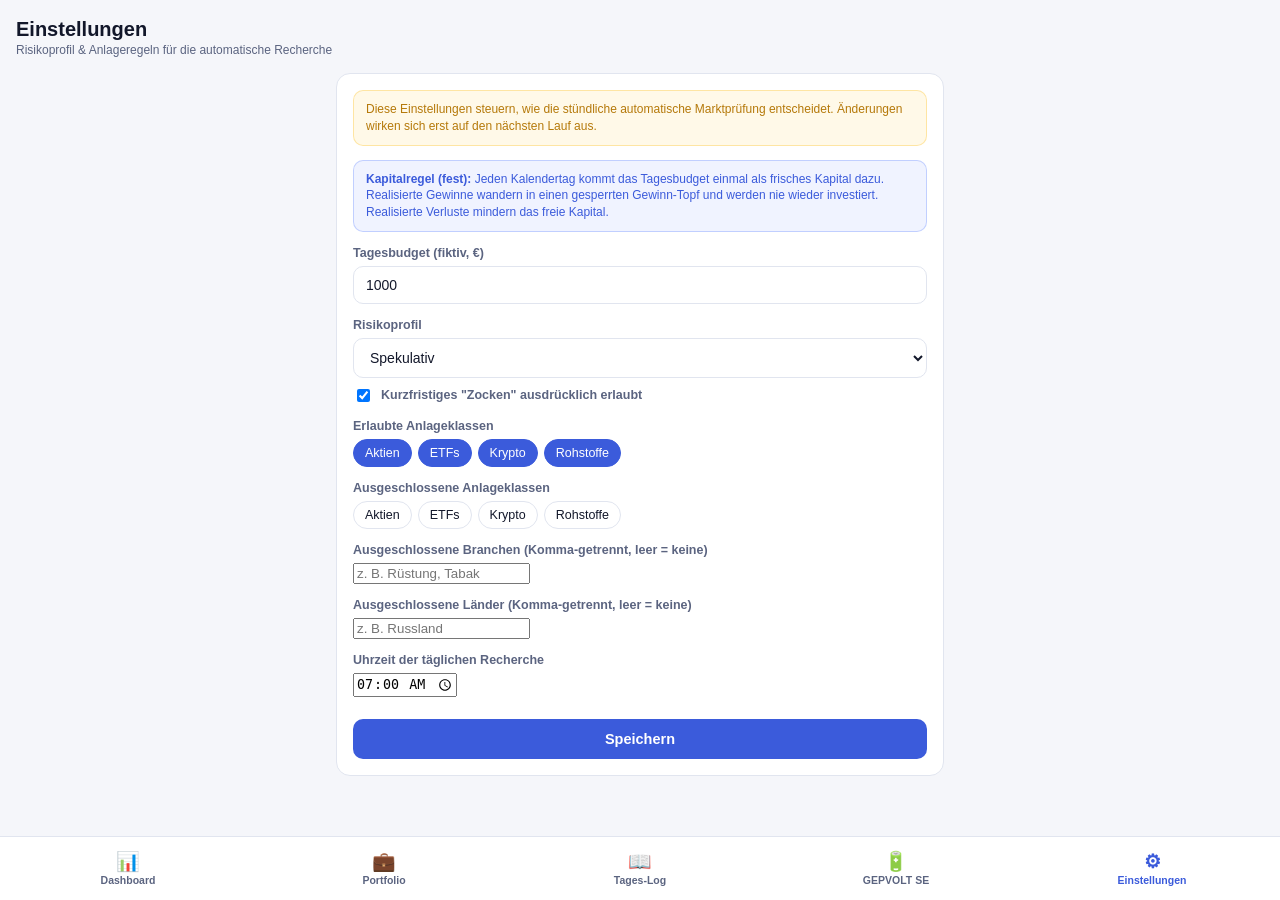
<file: settings.html>
<!DOCTYPE html>
<html lang="de">
<head>
<meta charset="UTF-8">
<meta name="viewport" content="width=device-width, initial-scale=1, viewport-fit=cover">
<title>Börse – Einstellungen</title>
<link rel="manifest" href="manifest.json">
<meta name="theme-color" content="#0f1420">
<link rel="stylesheet" href="css/style.css">
</head>
<body>
<header class="topbar">
  <div>
    <h1>Einstellungen</h1>
    <div class="subtitle">Risikoprofil &amp; Anlageregeln für die automatische Recherche</div>
  </div>
</header>
<main>
  <div class="card">
    <div class="disclaimer-banner">
      Diese Einstellungen steuern, wie die stündliche automatische Marktprüfung entscheidet. Änderungen wirken sich erst auf den nächsten Lauf aus.
    </div>

    <div class="disclaimer-banner" style="background:rgba(108,141,255,0.1); border-color:rgba(108,141,255,0.35); color:var(--accent);">
      <strong>Kapitalregel (fest):</strong> Jeden Kalendertag kommt das Tagesbudget einmal als frisches Kapital dazu. Realisierte Gewinne wandern in einen gesperrten Gewinn-Topf und werden nie wieder investiert. Realisierte Verluste mindern das freie Kapital.
    </div>

    <div class="field-group">
      <label for="dailyBudget">Tagesbudget (fiktiv, €)</label>
      <input type="number" id="dailyBudget" min="0" step="50">
    </div>

    <div class="field-group">
      <label for="riskProfile">Risikoprofil</label>
      <select id="riskProfile">
        <option value="konservativ">Konservativ</option>
        <option value="moderat">Moderat</option>
        <option value="spekulativ">Spekulativ</option>
      </select>
    </div>

    <div class="checkbox-row">
      <input type="checkbox" id="allowShortTerm">
      <label for="allowShortTerm" style="margin:0;">Kurzfristiges "Zocken" ausdrücklich erlaubt</label>
    </div>

    <label>Erlaubte Anlageklassen</label>
    <div class="tag-row" id="assetClassTags"></div>

    <label>Ausgeschlossene Anlageklassen</label>
    <div class="tag-row" id="excludedAssetClassTags"></div>

    <div class="field-group">
      <label for="excludedSectors">Ausgeschlossene Branchen (Komma-getrennt, leer = keine)</label>
      <input type="text" id="excludedSectors" placeholder="z. B. Rüstung, Tabak">
    </div>

    <div class="field-group">
      <label for="excludedCountries">Ausgeschlossene Länder (Komma-getrennt, leer = keine)</label>
      <input type="text" id="excludedCountries" placeholder="z. B. Russland">
    </div>

    <div class="field-group">
      <label for="researchTime">Uhrzeit der täglichen Recherche</label>
      <input type="time" id="researchTime">
    </div>

    <button class="primary" id="saveBtn">Speichern</button>
  </div>

  <div class="card" id="githubFallback" style="display:none;">
    <h2>Manuell auf GitHub speichern</h2>
    <div class="disclaimer-banner">
      Diese Version der App (GitHub Pages) kann nicht direkt speichern – nur die lokale Version mit laufendem <code>server.ps1</code> kann das. Kopiere den Text unten und füge ihn im GitHub-Editor ein (öffnet sich in einem neuen Tab), dann oben rechts auf "Commit changes" klicken.
    </div>
    <textarea id="fallbackJson" readonly style="min-height:220px; font-family:monospace; font-size:12px;"></textarea>
    <button class="primary" id="copyJsonBtn" style="margin-top:10px;">JSON kopieren</button>
    <button class="primary" id="openGithubBtn" style="margin-top:10px; background:var(--bg-elevated); color:var(--text); border:1px solid var(--border);">Auf GitHub bearbeiten öffnen</button>
  </div>
</main>
<script src="js/common.js?v=3"></script>
<script>
const ALL_ASSET_CLASSES = ["Aktien", "ETFs", "Krypto", "Rohstoffe"];
let current = null;

function renderTags(containerId, selected, onToggle) {
  const el = document.getElementById(containerId);
  el.innerHTML = ALL_ASSET_CLASSES.map(c =>
    `<span class="tag ${selected.includes(c) ? "active" : ""}" data-value="${c}">${c}</span>`
  ).join("");
  el.querySelectorAll(".tag").forEach(tagEl => {
    tagEl.addEventListener("click", () => {
      tagEl.classList.toggle("active");
      onToggle();
    });
  });
}

function getActiveTags(containerId) {
  return [...document.querySelectorAll(`#${containerId} .tag.active`)].map(t => t.dataset.value);
}

(async function () {
  try {
    current = await loadJSON(DATA_PATHS.settings);
    document.getElementById("dailyBudget").value = current.dailyBudgetEur;
    document.getElementById("riskProfile").value = current.riskProfile;
    document.getElementById("allowShortTerm").checked = !!current.allowShortTerm;
    document.getElementById("excludedSectors").value = (current.excludedSectors || []).join(", ");
    document.getElementById("excludedCountries").value = (current.excludedCountries || []).join(", ");
    document.getElementById("researchTime").value = current.researchTimeLocal || "07:00";

    renderTags("assetClassTags", current.assetClasses || [], () => {});
    renderTags("excludedAssetClassTags", current.excludedAssetClasses || [], () => {});

    document.getElementById("saveBtn").addEventListener("click", async () => {
      const updated = {
        ...current,
        dailyBudgetEur: Number(document.getElementById("dailyBudget").value) || 0,
        riskProfile: document.getElementById("riskProfile").value,
        allowShortTerm: document.getElementById("allowShortTerm").checked,
        assetClasses: getActiveTags("assetClassTags"),
        excludedAssetClasses: getActiveTags("excludedAssetClassTags"),
        excludedSectors: document.getElementById("excludedSectors").value.split(",").map(s => s.trim()).filter(Boolean),
        excludedCountries: document.getElementById("excludedCountries").value.split(",").map(s => s.trim()).filter(Boolean),
        researchTimeLocal: document.getElementById("researchTime").value,
        lastUpdated: new Date().toISOString().slice(0, 10),
      };

      const json = JSON.stringify(updated, null, 2);

      try {
        const res = await fetch("/api/settings", {
          method: "POST",
          headers: { "Content-Type": "application/json" },
          body: json,
        });
        if (!res.ok) throw new Error("Server hat " + res.status + " zurückgegeben");
        current = updated;
        showToast("Gespeichert");
        document.getElementById("githubFallback").style.display = "none";
      } catch (e) {
        // Kein lokaler Server erreichbar (z. B. GitHub-Pages-Version) -> manueller GitHub-Weg
        document.getElementById("fallbackJson").value = json;
        document.getElementById("githubFallback").style.display = "block";
        document.getElementById("githubFallback").scrollIntoView({ behavior: "smooth", block: "start" });
        showToast("Kein Server erreichbar – bitte manuell auf GitHub speichern");
      }
    });

    document.getElementById("copyJsonBtn").addEventListener("click", async () => {
      const text = document.getElementById("fallbackJson").value;
      try {
        await navigator.clipboard.writeText(text);
        showToast("JSON kopiert");
      } catch {
        document.getElementById("fallbackJson").select();
        showToast("Bitte manuell kopieren (Text ist markiert)");
      }
    });

    document.getElementById("openGithubBtn").addEventListener("click", () => {
      window.open("https://github.com/fredericfeld1968-sys/B-rse/edit/main/data/settings.json", "_blank", "noopener");
    });
  } catch (e) {
    document.querySelector("main").innerHTML = `<div class="card"><div class="empty-state">Fehler beim Laden: ${e.message}</div></div>`;
  }
})();
renderBottomNav("settings");
</script>
</body>
</html>
</file>
<file: css/style.css>
:root {
  --bg: #0f1420;
  --bg-elevated: #161d2e;
  --bg-card: #1b2436;
  --border: #2a3550;
  --text: #eef1f8;
  --text-dim: #9aa4bd;
  --accent: #6c8dff;
  --accent-dim: #3d4d8a;
  --green: #34d399;
  --red: #f87171;
  --amber: #fbbf24;
  --radius: 14px;
  --nav-height: 64px;
}

@media (prefers-color-scheme: light) {
  :root {
    --bg: #f5f6fa;
    --bg-elevated: #ffffff;
    --bg-card: #ffffff;
    --border: #e1e5ef;
    --text: #12172a;
    --text-dim: #5b6480;
    --accent: #3b5bdb;
    --accent-dim: #dbe3ff;
    --green: #0f9d63;
    --red: #d9384b;
    --amber: #b5790a;
  }
}

* { box-sizing: border-box; }

html, body {
  margin: 0;
  padding: 0;
  background: var(--bg);
  color: var(--text);
  font-family: -apple-system, BlinkMacSystemFont, "Segoe UI", Roboto, Helvetica, Arial, sans-serif;
  -webkit-tap-highlight-color: transparent;
}

body {
  padding-bottom: calc(var(--nav-height) + 16px);
  min-height: 100vh;
}

header.topbar {
  position: sticky;
  top: 0;
  z-index: 10;
  background: var(--bg);
  padding: 18px 16px 8px;
  display: flex;
  align-items: center;
  justify-content: space-between;
}

header.topbar h1 {
  font-size: 20px;
  margin: 0;
  font-weight: 700;
}

header.topbar .subtitle {
  font-size: 12px;
  color: var(--text-dim);
  margin-top: 2px;
}

main {
  padding: 8px 16px 24px;
  max-width: 640px;
  margin: 0 auto;
}

.card {
  background: var(--bg-card);
  border: 1px solid var(--border);
  border-radius: var(--radius);
  padding: 16px;
  margin-bottom: 14px;
}

.card h2 {
  font-size: 13px;
  text-transform: uppercase;
  letter-spacing: 0.04em;
  color: var(--text-dim);
  margin: 0 0 10px;
  font-weight: 600;
}

.big-number {
  font-size: 34px;
  font-weight: 800;
  letter-spacing: -0.02em;
}

.delta {
  font-size: 15px;
  font-weight: 600;
  margin-top: 4px;
}

.delta.positive { color: var(--green); }
.delta.negative { color: var(--red); }
.delta.neutral { color: var(--text-dim); }

.pill {
  display: inline-block;
  font-size: 11px;
  font-weight: 700;
  padding: 3px 9px;
  border-radius: 999px;
  text-transform: uppercase;
  letter-spacing: 0.03em;
}
.pill.open { background: rgba(108,141,255,0.15); color: var(--accent); }
.pill.closed { background: rgba(154,164,189,0.15); color: var(--text-dim); }
.pill.gain { background: rgba(52,211,153,0.15); color: var(--green); }
.pill.loss { background: rgba(248,113,113,0.15); color: var(--red); }
.pill.demo { background: rgba(251,191,36,0.15); color: var(--amber); }
.pill.info { background: rgba(108,141,255,0.15); color: var(--accent); }

table { width: 100%; border-collapse: collapse; }
th, td { text-align: left; padding: 10px 6px; font-size: 13.5px; border-bottom: 1px solid var(--border); vertical-align: top; }
th { color: var(--text-dim); font-weight: 600; font-size: 11.5px; text-transform: uppercase; letter-spacing: 0.03em; }
tr:last-child td { border-bottom: none; }

.pos-list { display: flex; flex-direction: column; gap: 10px; }
.pos-item {
  background: var(--bg-elevated);
  border: 1px solid var(--border);
  border-radius: 12px;
  padding: 12px 14px;
}
.pos-item .row1 { display: flex; justify-content: space-between; align-items: baseline; gap: 8px; }
.pos-item .name { font-weight: 700; font-size: 15px; }
.pos-item .amount { font-weight: 700; font-size: 15px; }
.pos-item .meta { font-size: 12px; color: var(--text-dim); margin-top: 3px; }
.pos-item .reasoning { font-size: 13px; margin-top: 8px; line-height: 1.4; }

.log-entry {
  background: var(--bg-elevated);
  border: 1px solid var(--border);
  border-radius: 12px;
  padding: 14px;
  margin-bottom: 12px;
}
.log-entry .date { font-weight: 700; font-size: 14px; margin-bottom: 6px; }
.log-entry .section-label { font-size: 11px; text-transform: uppercase; letter-spacing: 0.03em; color: var(--text-dim); margin-top: 10px; margin-bottom: 3px; font-weight: 700; }
.log-entry p { margin: 0; font-size: 13.5px; line-height: 1.5; }

input[type="search"], select, input[type="number"], textarea {
  width: 100%;
  background: var(--bg-elevated);
  border: 1px solid var(--border);
  color: var(--text);
  padding: 10px 12px;
  border-radius: 10px;
  font-size: 14px;
  font-family: inherit;
}
textarea { resize: vertical; min-height: 70px; }

label { display: block; font-size: 12.5px; color: var(--text-dim); margin: 14px 0 6px; font-weight: 600; }

.field-group { margin-bottom: 4px; }

.checkbox-row { display: flex; align-items: center; gap: 8px; margin: 8px 0; }
.checkbox-row input { width: auto; }

.tag-row { display: flex; flex-wrap: wrap; gap: 6px; margin-top: 6px; }
.tag {
  font-size: 12.5px;
  padding: 6px 11px;
  border-radius: 999px;
  border: 1px solid var(--border);
  background: var(--bg-elevated);
  cursor: pointer;
  user-select: none;
}
.tag.active { background: var(--accent); border-color: var(--accent); color: white; }

button.primary {
  background: var(--accent);
  color: white;
  border: none;
  padding: 12px 18px;
  border-radius: 10px;
  font-size: 14.5px;
  font-weight: 700;
  cursor: pointer;
  width: 100%;
  margin-top: 18px;
}
button.primary:active { opacity: 0.85; }

.save-toast {
  position: fixed;
  bottom: calc(var(--nav-height) + 16px);
  left: 50%;
  transform: translateX(-50%) translateY(20px);
  background: var(--green);
  color: #06281c;
  padding: 10px 18px;
  border-radius: 999px;
  font-weight: 700;
  font-size: 13.5px;
  opacity: 0;
  transition: opacity 0.25s, transform 0.25s;
  pointer-events: none;
}
.save-toast.show { opacity: 1; transform: translateX(-50%) translateY(0); }

.empty-state {
  text-align: center;
  color: var(--text-dim);
  padding: 30px 10px;
  font-size: 13.5px;
}

nav.bottom-nav {
  position: fixed;
  bottom: 0;
  left: 0;
  right: 0;
  height: var(--nav-height);
  background: var(--bg-elevated);
  border-top: 1px solid var(--border);
  display: flex;
  z-index: 20;
  padding-bottom: env(safe-area-inset-bottom);
}
nav.bottom-nav a {
  flex: 1;
  display: flex;
  flex-direction: column;
  align-items: center;
  justify-content: center;
  gap: 3px;
  text-decoration: none;
  color: var(--text-dim);
  font-size: 10.5px;
  font-weight: 600;
}
nav.bottom-nav a .icon { font-size: 19px; line-height: 1; }
nav.bottom-nav a.active { color: var(--accent); }

.disclaimer-banner {
  background: rgba(251,191,36,0.1);
  border: 1px solid rgba(251,191,36,0.35);
  color: var(--amber);
  border-radius: 10px;
  padding: 10px 12px;
  font-size: 12px;
  line-height: 1.4;
  margin-bottom: 14px;
}

canvas#chart { width: 100%; height: 140px; display: block; }

a.source-link { color: var(--accent); font-size: 12.5px; }
.source-list { display: flex; flex-direction: column; gap: 4px; margin-top: 4px; }
</file>
